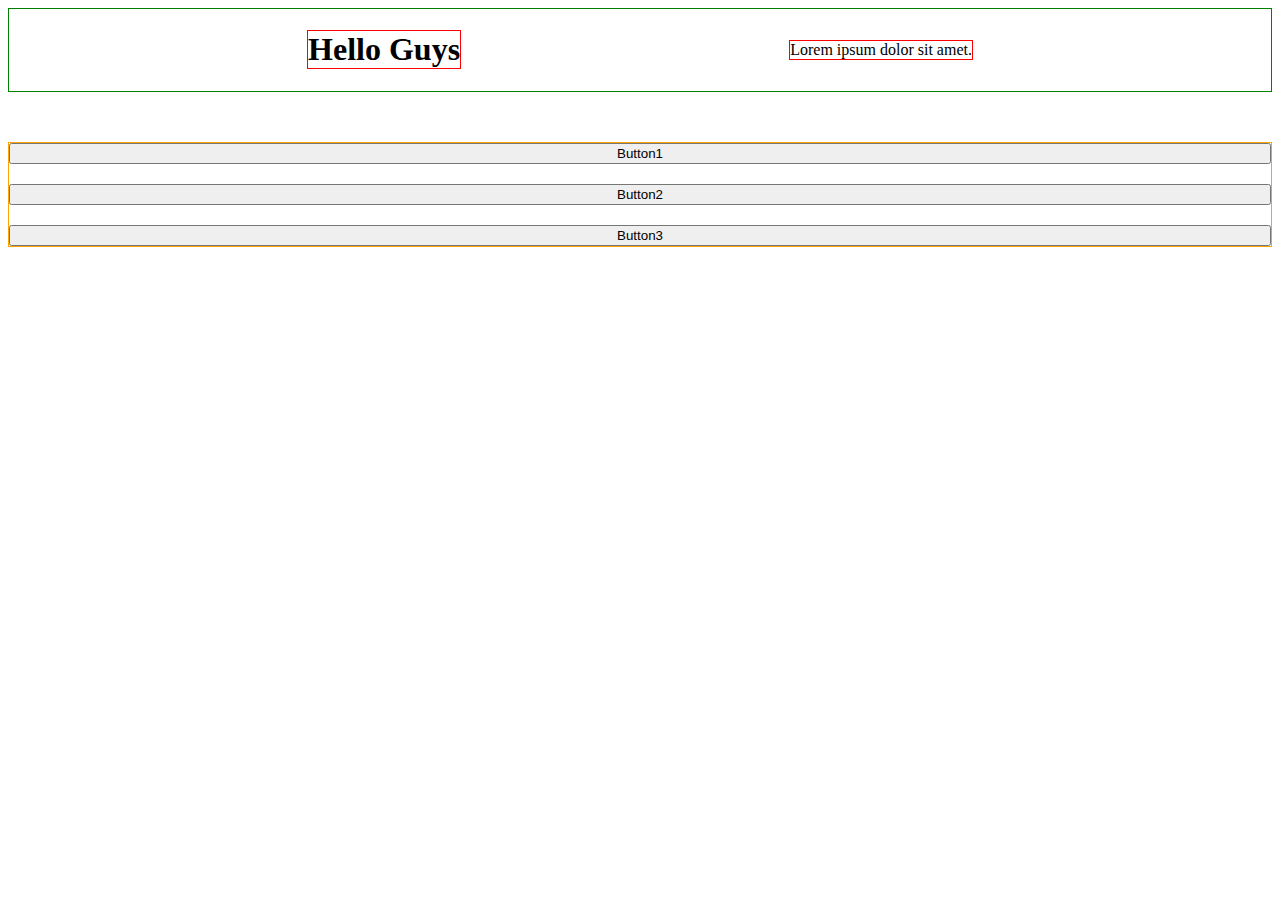
<file: index.html>
<!DOCTYPE html>
<html lang="en">
<head>
    <meta charset="UTF-8">
    <meta name="viewport" content="width=device-width, initial-scale=1.0">
    <link rel="stylesheet" href="/insty.css">
    <title>LayDocument</title>
</head>
<body>
    <!--block element  -->
    <div class="box">
    <h1 class="hed1">Hello Guys</h1>
    <p class="p1">Lorem ipsum dolor sit amet.</p>    
    </div>
    <div class="box2">
        <!-- <h1 class="hed1">Hello Guys</h1>
        <p class="p1">Lorem ipsum dolor sit amet.</p>     -->
        <button>Button1</button>
        <button>Button2</button>
        <button>Button3</button>
     </div>
    
    <!-- In line element -->
     <!-- <button>Button1</button>
     <button>Button2</button>
     -->
     <!-- layout : flexBox, grid -->

</body>
</html>
</file>
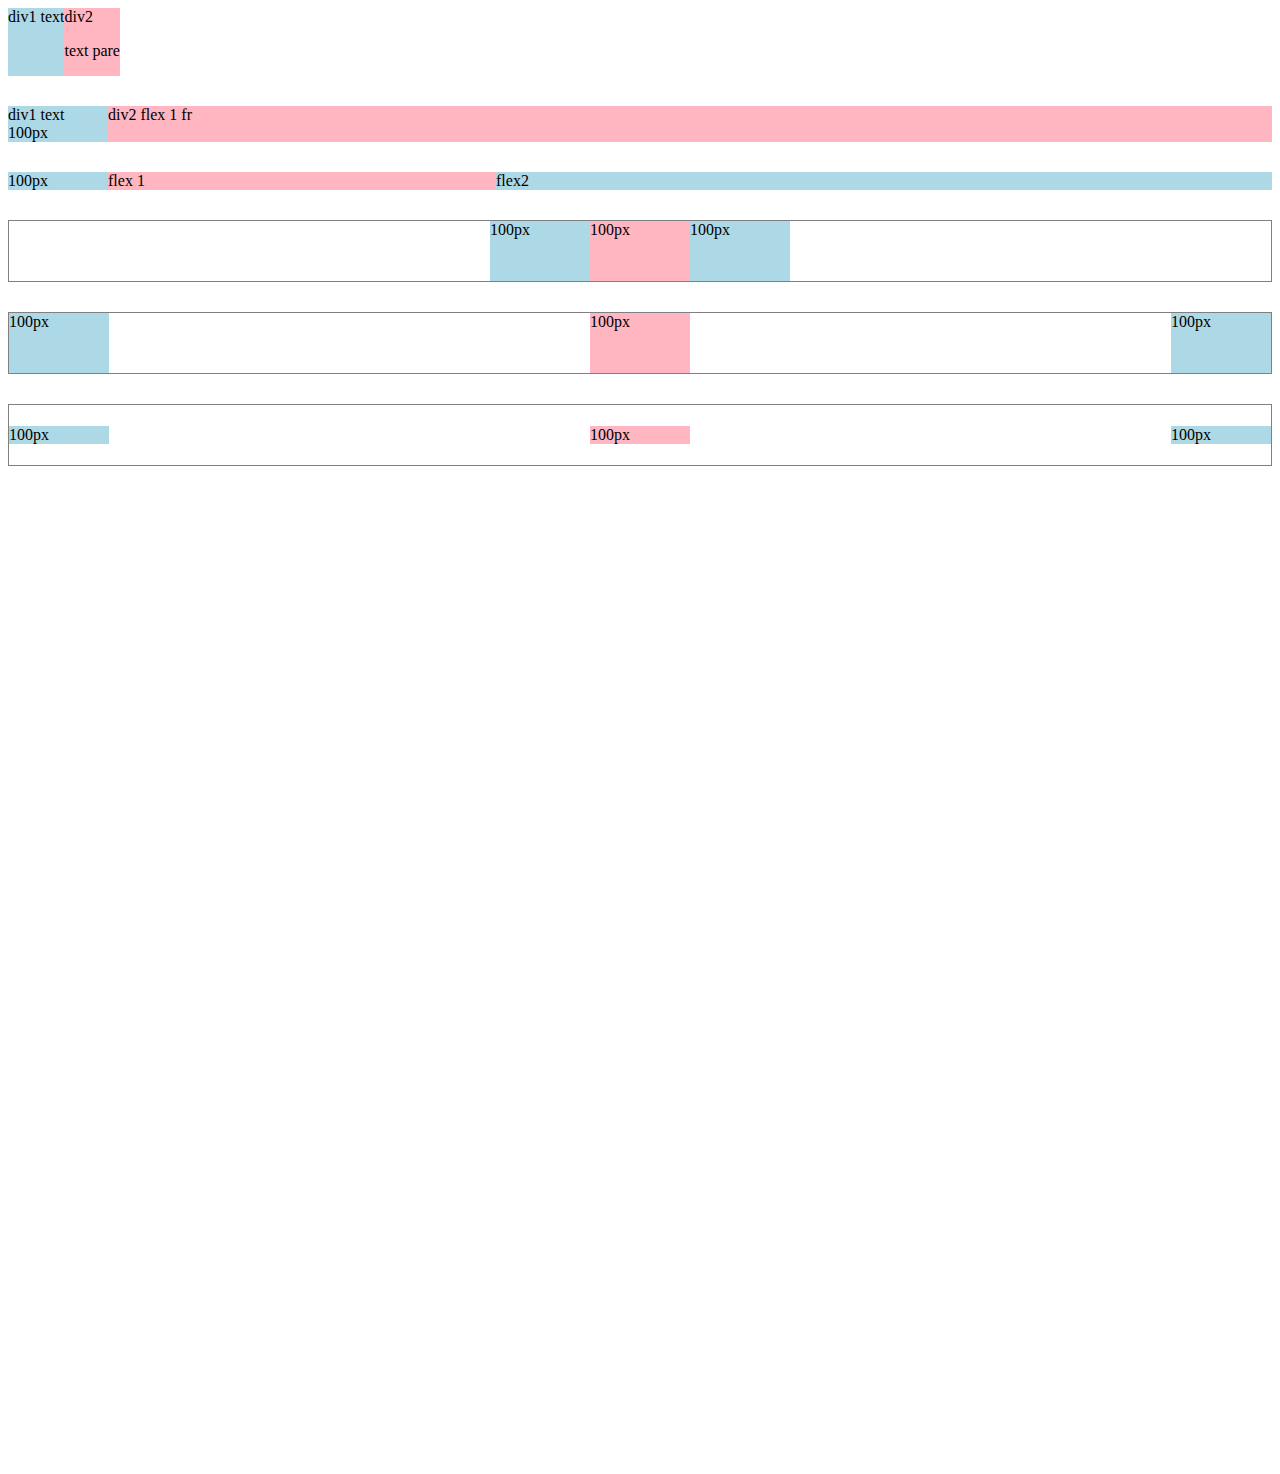
<file: flexbox.html>
<!-- Flexbox = flexible layout -->
<!DOCTYPE html>
<html lang="en">
<head>
    <meta charset="UTF-8">
    <meta name="viewport" content="width=device-width, initial-scale=1.0">
    <title>FlexBox</title>
</head>
<body style="padding-bottom: 1000px;">
    <div style="
        display: flex;
        flex-direction: row;
        ">
        <div style="background-color: lightblue;">div1 text </div>
        <div style="background-color: lightpink;">div2 <p>text pare</p></div>
    </div>
    <div style="
    display: flex;
    flex-direction: row;
    margin-top: 30px;
    ">
    <div style="
    background-color: lightblue;
    width: 100px;
    ">div1 text 100px </div>
    <div style="
    background-color: lightpink;
    flex: 1;
    ">div2 flex 1 fr</div>
</div>
<div style="
    display: flex;
    flex-direction: row;
    margin-top: 30px;
    ">   
    <div style="
    background-color: lightblue ;
    width: 100px;
    ">100px </div>
     <div style="
      background-color: lightpink;
      flex: 1;
      ">flex 1</div>
    <div style="
    background-color: lightblue ;
    flex: 2;
    ">flex2 
    </div>
</div>
    <div style="
    margin-top: 30px;
    height: 60px;
    border-width: 1px;
    border-style: solid;
    border-color: gray;
    display: flex;
    flex-direction: row;
    justify-content: center;
    ">   
    <div style="
    background-color: lightblue ;
    width: 100px;
    ">100px </div>
     <div style="
      background-color: lightpink;
      width: 100px;
      ">100px</div>
    <div style="
    background-color: lightblue ;
    width: 100px;
    ">100px
    </div>
    </div>
    <div style="
    margin-top: 30px;
    height: 60px;
    border-width: 1px;
    border-style: solid;
    border-color: gray;
    display: flex;
    flex-direction: row;
    justify-content: space-between;
    ">   
    <div style="
    background-color: lightblue ;
    width: 100px;
    ">100px </div>
     <div style="
      background-color: lightpink;
      width: 100px;
      ">100px</div>
    <div style="
    background-color: lightblue ;
    width: 100px;
    ">100px
    </div>
    </div>
    <div style="
    margin-top: 30px;
    height: 60px;
    border-width: 1px;
    border-style: solid;
    border-color: gray;
    display: flex;
    flex-direction: row;
    justify-content: space-between;
    align-items: center;
    ">   
    <div style="
    background-color: lightblue ;
    width: 100px;
    ">100px </div>
     <div style="
      background-color: lightpink;
      width: 100px;
      ">100px</div>
    <div style="
    background-color: lightblue ;
    width: 100px;
    ">100px
    </div>

</body>
</html>
</file>
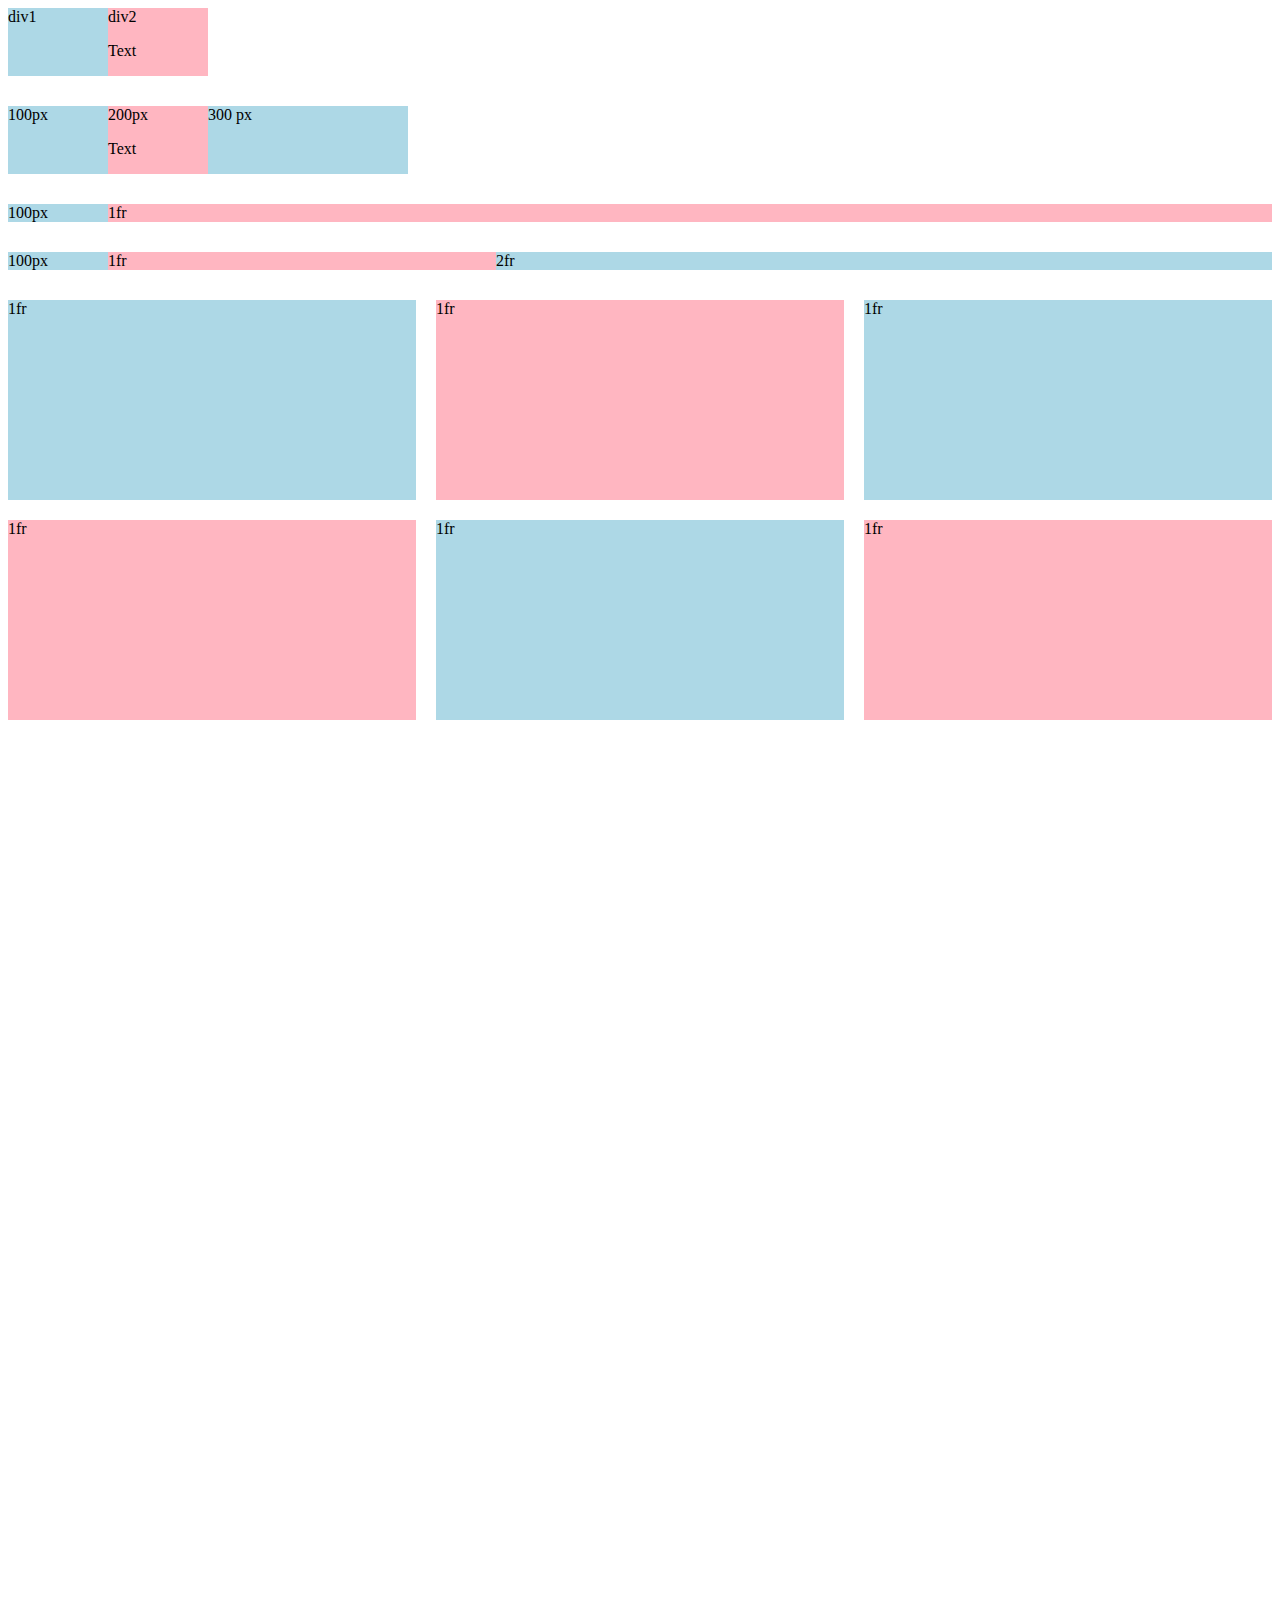
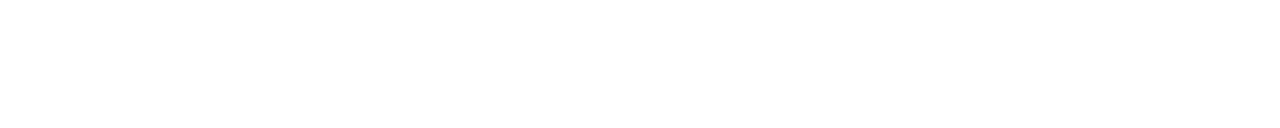
<file: grid.html>
<!DOCTYPE html>
<html lang="en">
<head>
    <meta charset="UTF-8">
    <meta name="viewport" content="width=device-width, initial-scale=1.0">
    <title>GRID</title>
</head>
<body style="padding-bottom: 1000px;">
    <div style="display: grid;
    grid-template-columns: 100px 100px;">
        <div style="background-color:
         lightblue;">div1</div>
        <div style="background-color:
         lightpink;">div2 <p>Text</p></div>
    </div>
    <div style="
    margin-top:30px ;
    display: grid;
    grid-template-columns: 100px 100px 200px;">
        <div style="background-color:
         lightblue;">100px</div>
        <div style="background-color:
         lightpink;">200px <p>Text</p></div>
         <div style="background-color: lightblue;">
            300 px
         </div>
    </div>

    <div style="
    margin-top:30px ;
    display: grid;
    grid-template-columns: 100px 1fr;"
   
    >
        <div style="background-color:
         lightblue;">100px</div>
        <div style="background-color:
         lightpink;">1fr</div>
      
    </div>

    <div style="
    margin-top:30px ;
    display: grid;
    grid-template-columns: 100px 1fr 2fr;">
        <div style="background-color:
         lightblue;">100px</div>
        <div style="background-color:
         lightpink;">1fr</div>
         <div style="background-color: lightblue;">2fr</div>
      
    </div>

    <div style="
    margin-top:30px ;
    display: grid;
    grid-template-columns: 1fr 1fr 1fr;
    column-gap:20px;
    row-gap: 20px;
    ">
    
        <div style="background-color:
         lightblue; height: 200px;">1fr</div>
        <div style="background-color:
         lightpink;height: 200px">1fr</div>
         <div style="background-color: lightblue;height: 200px">1fr</div>
      
         <div style="background-color:
         lightpink;height: 200px">1fr</div>
     <div style="background-color: lightblue;height: 200px">1fr</div>
    <div style="background-color:
         lightpink;height: 200px">1fr</div>
    </div>

</body>
</html>
</file>
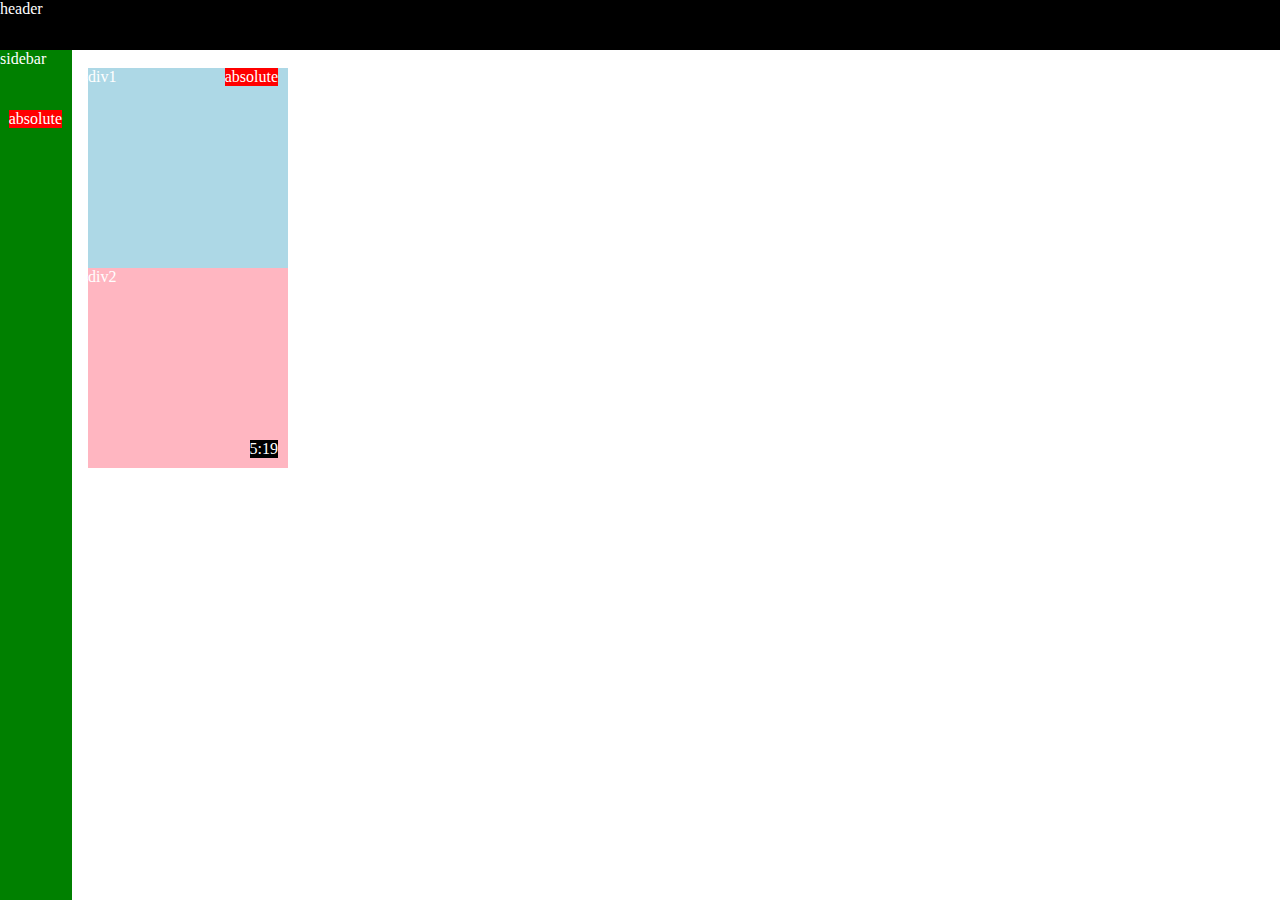
<file: position.html>
<!DOCTYPE html>
<html lang="en">
<head>
    <meta charset="UTF-8">
    <meta name="viewport" content="width=device-width, initial-scale=1.0">
    <title>Position</title>
</head>
<body style="
    height: 300px;
    color: white;
    position: fixed;
    padding-top: 60px;
    padding-left: 80px;
">
    <div style="background-color: black;
    color: white;
    position: fixed;
    top: 0px;
    bottom: 100px;
    left: 0;
    right: 0;
    height: 50px;
    
    "> header</div>
    <div style="
    background-color: green;
    color: white;
    position: fixed;
    left: 0;
    bottom: 0;
    top: 50px;
    width: 72px;


    ">
        sidebar
        <div style="
        position: absolute;
        background-color: red;
        color: white;
        top: 60px;
        right:10px;
        
        ">
            absolute
        </div>
    </div>

    <div style="
    position: absolute;
    background-color: red;
    color: white;
    top: 60px;
    right:10px;
    
    ">
        absolute
    </div>

    <div style="
        background-color: lightblue;
        height: 200px;
        width: 200px;
        position: static;
        
        "> div1 </div>
    <div style="
        background-color: lightpink;
        height: 200px;
        width: 200px;
        position: relative;
    "> div2
        <div style="
        position: absolute;
        background-color: black;
        color: white;
        bottom: 10px;
        right:10px;
        
        ">
            5:19
        </div>
     </div>
</body>
</html>
</file>
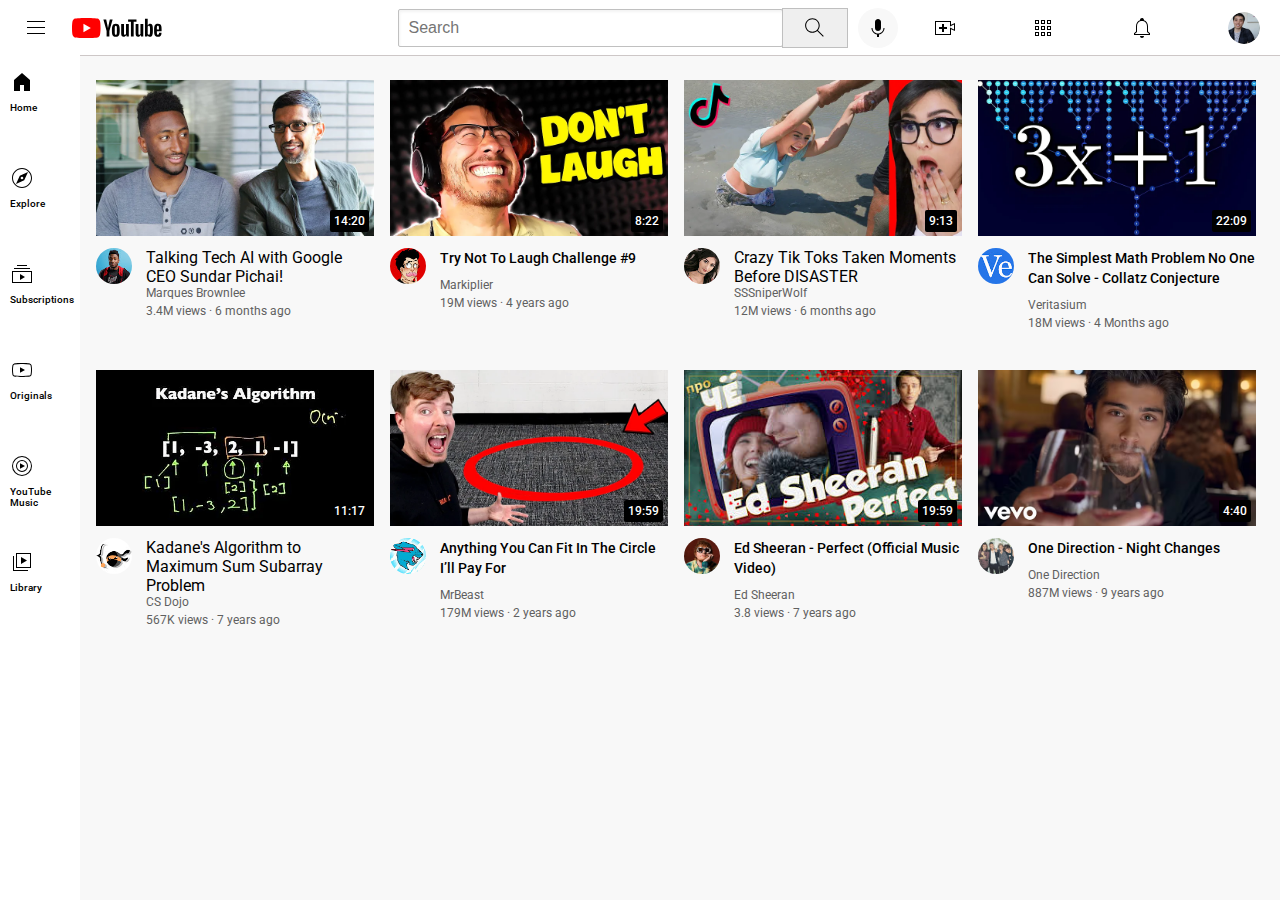
<file: youtube.html>
<!DOCTYPE html>
<html lang="en">
<head>
    <meta charset="UTF-8">
    <meta name="viewport" content="width=device-width, initial-scale=1.0">
    <title>YOUTUBE.com Clone</title>
    <link rel="preconnect" href="https://fonts.googleapis.com">
<link rel="preconnect" href="https://fonts.gstatic.com" crossorigin>
<link href="https://fonts.googleapis.com/css2?family=Roboto:ital,wght@0,300;0,400;0,500;0,700;0,900;1,300&display=swap" rel="stylesheet">
<link rel="stylesheet" href="ytStyle/general.css">
<link rel="stylesheet" href="ytStyle/video.css">
<link rel="stylesheet" href="ytStyle/header.css">
<link rel="stylesheet" href="ytStyle/sidebar.css">
</head>
<body>
    <div class="header">
        <div class="left-section">
          <img 
          class="hamburger-menu"
          src="icons/hamburger-menu.svg">
          <img 
          class="youtube-logo"
          src="icons/youtube-logo.svg" >
        </div>
        <div class="middle-section">
          <input class="search-bar" type="text"
          placeholder="Search">
          <button class="search-button">
            <img 
            class="search-icon"
            src="icons/search.svg" >
            <div class="tooltip">Search</div>
          </button>
          <button class="voice-search-button">
            <img 
            class="voice-search-icon"
            src="icons/voice-search-icon.svg" >
            <div class="tooltip">Seach with your voice</div>
          </button>
          
        </div>
        <div class="right-section">
          <div class="upload-icon-container">
            
            <img 
          class="upload-icon"
          src="icons/upload.svg" >
          <div class="tooltip">Create</div>
          </div>
          
          <div class="youtube-apps-container">
            <img 
          class="youtube-apps-icon"
          src="icons/youtube-apps.svg" >
          <div class="tooltip">Youtube apps</div>
          </div>

          <div class="upload-icon-container">
            <img 
          class="notifications-icon"
          src="icons/notifications.svg" >
          <!-- <div notification-count>3</div> -->
          <div class="tooltip">notifications</div>
          </div>

          <!-- <div class="notifications-icon-container">
            <img class="notifications-icon"
          src="icons/notifications.svg">
          <div class="notifications-count">3</div>
          </div> -->


          <img 
          class="current-user-pic"
          src="channels.picture/my-channel.jpeg" >
        </div>
        
    </div>
     <!-- sidebar -->
      <nav class="sidebar">
        
        <div class="sidebar-link">
          <img src="icons/home.svg" >
          <div> Home</div>
        </div>
        <div class="sidebar-link">
          <img src="icons/explore.svg">
          <div>Explore</div>
        </div>
        <div class="sidebar-link">
          <img src="icons/subscriptions.svg" >
          <div>Subscriptions</div>
        </div>
        <div class="sidebar-link">
          <img src="icons/originals.svg" >
          <div>Originals</div>
        </div>
        <div class="sidebar-link">
          <img src="icons/youtube-music.svg">
          <div>YouTube Music</div>
        </div>
        <div class="sidebar-link">
          <img src="icons/library.svg">
          <div>Library</div>
        </div>   

      </nav>
    <!-- <input type="checkbox"> -->
     <main>

     </main>
    <div class="video-grid">
        <div class="video-preview">
            <div class="thumbnail-row">
                <img class="thumbnail" src="thumbnails/thumbnail-1.webp">
                <div class="video-time"> 14:20</div>
            </div>
            <div class="video-info-grid">
                <div class="channel-picture">
                    
                     <img class="profile-picture"
                     src="channels.picture/channel-1.jpeg">
                    </div><div class="video-info"> 
                    <p class="video-tittle">
                    Talking Tech AI with Google CEO Sundar Pichai!
                        </p>
                        <p class="video-author">
                            Marques Brownlee
                        </p>
                        <p class="video-stats">
                            3.4M views &#183 6 months ago
                        </p>
                    </div> 
            </div>
        </div>
        <div class="video-preview">
            <div class="thumbnail-row">
              <img class="thumbnail" src="thumbnails/thumbnail-2.webp">
              <div class="video-time">8:22</div>
            </div>
            <div class="video-info-grid">
              <div class="channel-picture">
                <img class="profile-picture" src="channels.picture/channel-2.jpeg">
              </div><div class="video-info">
                <p class="video-title">
                  Try Not To Laugh Challenge #9
                </p>
                <p class="video-author">
                  Markiplier
                </p>
                <p class="video-stats">
                  19M views &#183; 4 years ago
                </p>
              </div>
            </div>
          </div>
    
          <div class="video-preview">
            <div class="thumbnail-row">
                <img class="thumbnail" src="thumbnails/thumbnail-3.webp">
                <div class="video-time">9:13</div>
              </div>
            <div class="video-info-grid">
                <div class="channel-picture">
                    
                     <img class="profile-picture"
                     src="channels.picture/channel-3.jpeg">
                    </div><div class="video-info"> 
                    <p class="video-tittle">
                        
                        Crazy Tik Toks Taken Moments Before DISASTER
                        </p>
                        <p class="video-author">
                            SSSniperWolf
                        </p>
                        <p class="video-stats">
                            12M views &#183 6 months ago
                        </p>
                    </div> 
            </div>
        </div>
        <div class="video-preview">
            <div class="thumbnail-row">
              <img class="thumbnail" src="thumbnails/thumbnail-4.webp">
              <div class="video-time">22:09</div>
            </div>
            <div class="video-info-grid">
              <div class="channel-picture">
                <img class="profile-picture" src="channels.picture/channel-4.jpeg">
              </div><div class="video-info">
                <p class="video-title">
                  
The Simplest Math Problem No One Can Solve - Collatz Conjecture
                </p>
                <p class="video-author">
                    Veritasium
                </p>
                <p class="video-stats">
                  18M views &#183; 4 Months ago
                </p>
              </div>
            </div>
          </div>
          <div class="video-preview">
            <div class="thumbnail-row">
                <img class="thumbnail" src="thumbnails/thumbnail-5.webp">
                <div class="video-time">11:17</div>
            </div>
            <div class="video-info-grid">
                <div class="channel-picture">
                    
                     <img class="profile-picture"
                     src="channels.picture/channel-5.jpeg">
                    </div><div class="video-info"> 
                    <p class="video-tittle">
                        Kadane's Algorithm to Maximum Sum Subarray Problem
                        </p>
                        <p class="video-author">
                            CS Dojo
                        </p>
                        <p class="video-stats">
                            567K views &#183 7 years ago
                        </p>
                    </div> 
            </div>
        </div>
        <div class="video-preview">
            <div class="thumbnail-row">
              <img class="thumbnail" src="thumbnails/thumbnail-6.webp">
              <div class="video-time">19:59</div>
            </div>
            <div class="video-info-grid">
              <div class="channel-picture">
                <img class="profile-picture" src="channels.picture/channel-6.jpeg">
              </div><div class="video-info">
                <p class="video-title">
Anything You Can Fit In The Circle I’ll Pay For
                </p>
                <p class="video-author">
                  MrBeast
                </p>
                <p class="video-stats">
                  179M views &#183; 2 years ago
                </p>
              </div>
            </div>
          </div>

          <div class="video-preview">
            <div class="thumbnail-row">
              <img class="thumbnail" src="thumbnails/perfect.jpg">
              <div class="video-time">19:59</div>
            </div>
            <div class="video-info-grid">
              <div class="channel-picture">
                <img class="profile-picture" src="channels.picture/ed_sheeran.jpg">
              </div><div class="video-info">
                <p class="video-title">
                  Ed Sheeran - Perfect (Official Music Video)
                </p>
                <p class="video-author">
                  Ed Sheeran
                </p>
                <p class="video-stats">
                  3.8 views &#183; 7 years ago
                </p>
              </div>
            </div>
          </div>
          <div class="video-preview">
            <div class="thumbnail-row">
              <img class="thumbnail" src="thumbnails/night_changes.avif">
              <div class="video-time">4:40</div>
            </div>
            <div class="video-info-grid">
              <div class="channel-picture">
                <img class="profile-picture" src="channels.picture/one_direction.jpg">
              </div><div class="video-info">
                <p class="video-title">
                  One Direction - Night Changes
                </p>
                <p class="video-author">
                  One Direction
                </p>
                <p class="video-stats">
                  887M views  &#183; 9 years ago
                </p>
              </div>
            </div>
          </div>
    
    </div>
   
</body>
</html>
</file>
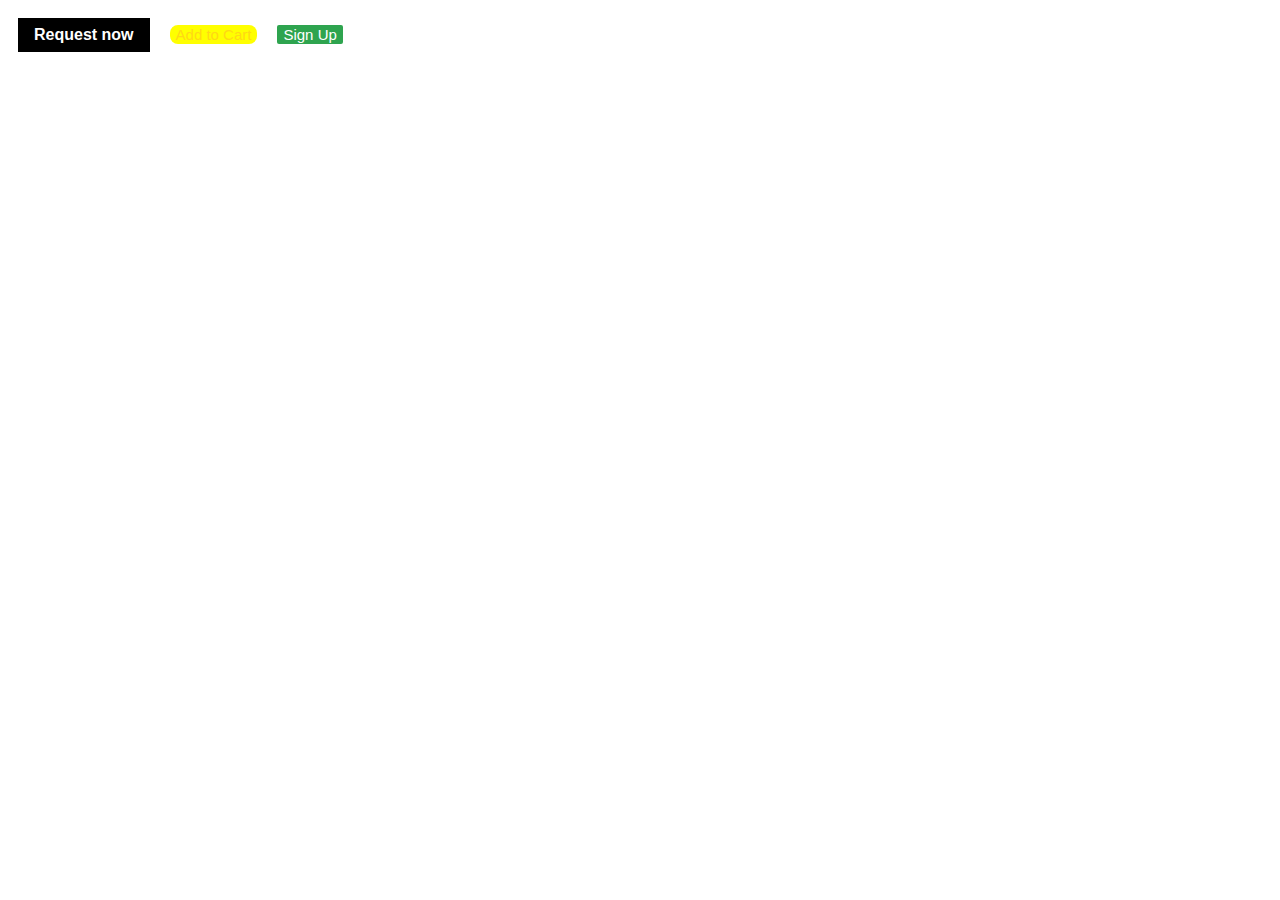
<file: intro-to-html/2a.html>
<!DOCTYPE html>
<html lang="en">
<head>
    <meta charset="UTF-8">
    <meta name="viewport" content="width=device-width, initial-scale=1.0">
    <title>Button Styles</title>

    <style>
        /* request button */
        .uber-button{
            background-color: black;
            color: white;
            border: 10px solid white;
            padding: 8px 16px;
            border-radius: 6px;
            cursor: pointer;
            font-size: 16px;
            font-weight: bold;
            margin-right: 6px;
        }
        .amazon-button{
            background-color: yellow;
            color: rgb(255, 216, 20);
            border: 20px;
            border-radius: 8px;
            font-size: 15px;
            cursor: pointer;
            margin-right: 16px;
        }
        .github-button{
            background-color: rgb(46,164,79);
            color: white;
            border: 20px;
            border-radius: 2px;
            font-size: 15px;
            cursor: pointer;
            
        }


    </style>
</head>
<body>
    <button class="uber-button">Request now</button>
    <button class="amazon-button">Add to Cart</button>
    <button class="github-button">Sign Up</button>
</body>
</html>
</file>
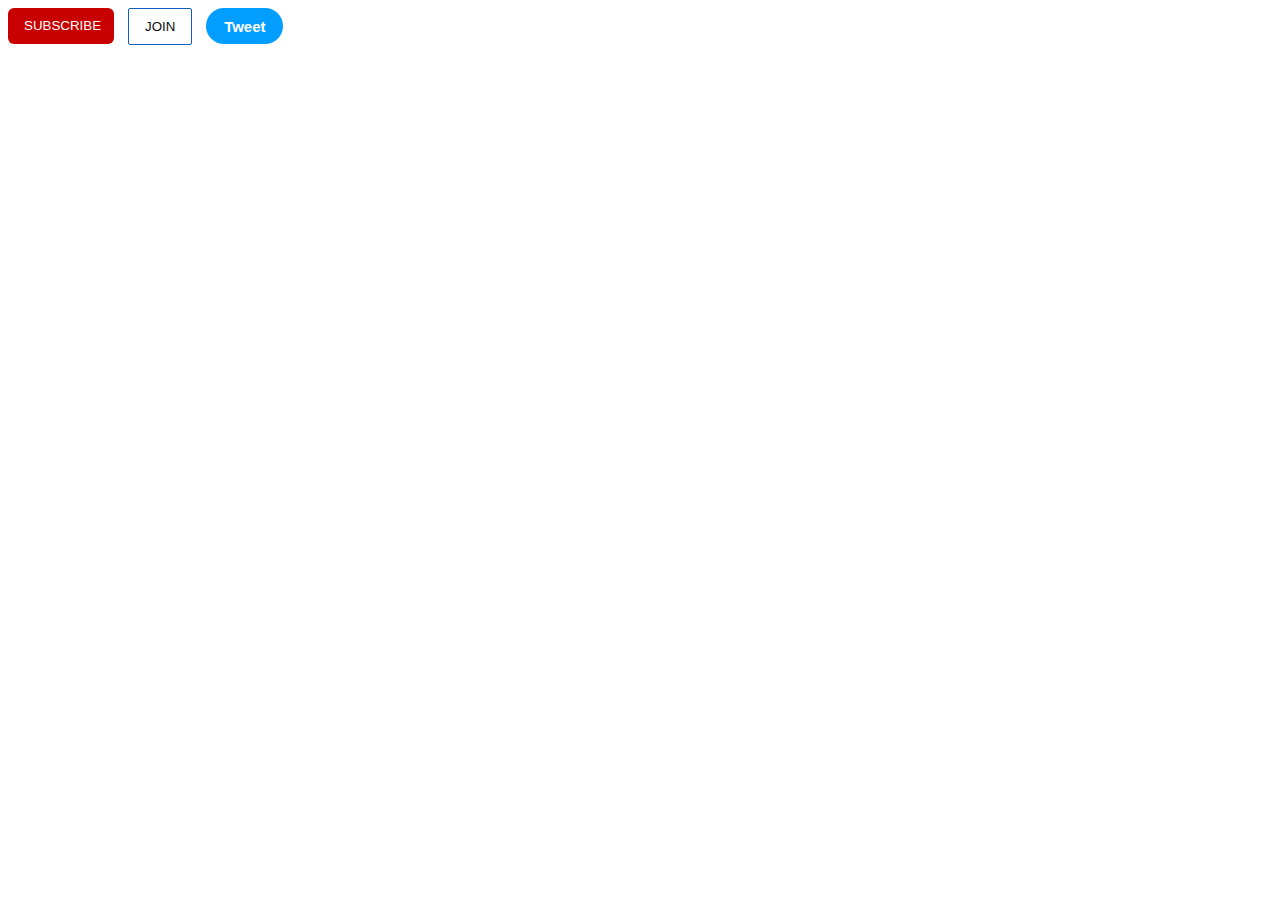
<file: intro-to-html/buttons.html>
<!DOCTYPE html>
<html lang="en">
<head>
    <meta charset="UTF-8">
    <meta name="viewport" content="width=device-width, initial-scale=1.0">
    <title>Button Practice</title>
    <link rel="stylesheet" href="styles/button.css">

</head>
<body>
    

<button class="subscribe-button">
    SUBSCRIBE</button>
<button class="join-button">  
    JOIN </button>
<button class="tweet-button">
    Tweet 
</button>
</body>
</html>
</file>
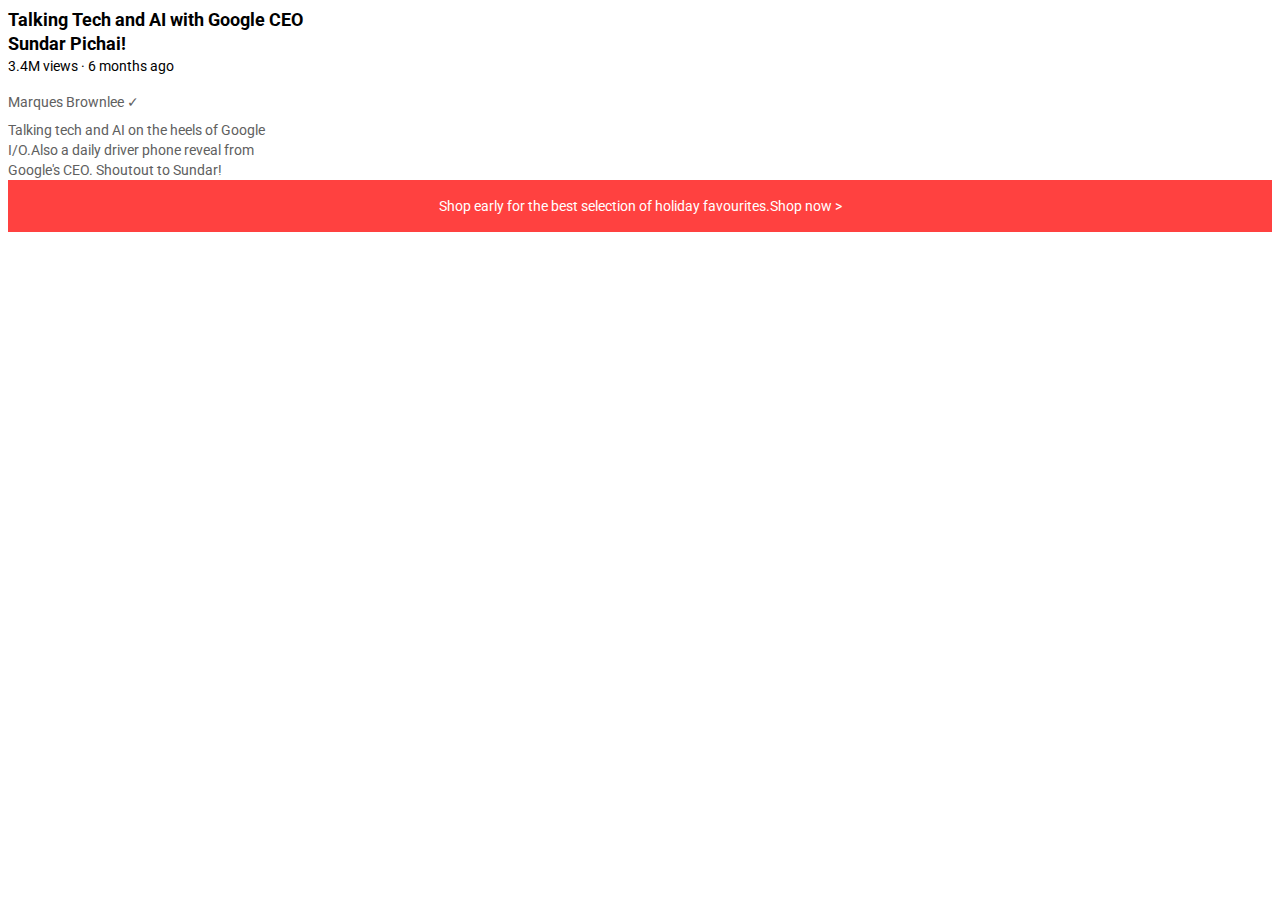
<file: intro-to-html/text.html>
<!DOCTYPE html>
<html lang="en">
<head>
    <meta charset="UTF-8">
    <meta name="viewport" content="width=device-width, initial-scale=1.0">
    <title>Text Practice</title>
    <link rel="preconnect" href="https://fonts.googleapis.com">
<link rel="preconnect" href="https://fonts.gstatic.com" crossorigin>
<link href="https://fonts.googleapis.com/css2?family=Roboto+Mono:ital,wght@0,100..700;1,100..700&family=Roboto:ital,wght@0,100;0,300;0,400;0,500;0,700;0,900;1,100;1,300;1,400;1,500;1,700;1,900&display=swap" rel="stylesheet">
    <link rel="stylesheet" href="styles/text.css">
    

</head>
<body>
    <p class="video-tittle">
        Talking Tech and AI with Google CEO Sundar Pichai!
    </p>
    <p class="video-stats">
        3.4M views &#183 6 months ago
    </p>
    <p class="video-author">
        Marques Brownlee &#10003
    </p>
    <p class="video-description">
        Talking tech and AI on the heels of Google I/O.Also a daily driver phone reveal from Google's CEO. Shoutout to Sundar!
    </p>
    
    <p class="apple-text">Shop early for the best selection of holiday favourites.<span class="span-example">Shop now &#62 </span>
    </p>
</body>
</html>
</file>
<file: insty.css>
.box{
    border: 1px solid green;
    display: flex;
    /* flex-direction: column; */
    align-items: center;
    justify-content: space-evenly;
    gap: 30px;
}
.hed1,.p1{
    border: 1px solid red;

}

.box2{
    margin-top: 50px;
    border: 1px solid orange;
    display: flex;
    flex-direction: column;
    gap: 20px;
}
</file>
<file: ytStyle/general.css>
p {
  /* font-family: Roboto, Arial; */
  margin-top: 0;
  margin-bottom: 0;
}

body {
    font-family: Roboto,Arial;
    margin: 0;
    padding-top: 80px;
    padding-left: 96px;
    padding-right: 24px;
    background-color: rgb(248, 248, 248);
}
</file>
<file: ytStyle/video.css>
.thumbnail {
  width: 100%;
}

.video-title {
  margin-top: 0;
  font-size: 14px;
  font-weight: 500;
  line-height: 20px;
  margin-bottom: 10px;
}

.video-info-grid {
  display: grid;
  grid-template-columns: 50px 1fr;
}

.profile-picture {
  width: 36px;
  border-radius: 50px;
}

.thumbnail-row {
  margin-bottom: 8px;
  position: relative;
}

.video-author,
.video-stats {
  font-size: 12px;
  color: rgb(96, 96, 96);
}

.video-author {
  margin-bottom: 4px;
}

.video-grid {
  /* font-family: Roboto, Arial; */
  display: grid;
  grid-template-columns: 1fr 1fr 1fr ;
  column-gap: 16px;
  row-gap: 40px;
 
}
@media (max-width :750px){
    .video-grid{
        grid-template-columns: 1fr 1fr;
    }
}

@media(min-width:751px ) and (max-width:999px)
{
    .video-grid{
        grid-template-columns: 1fr 1fr 1fr;
    }
}

@media(min-width:1000px){
    .video-grid{
        grid-template-columns: 1fr 1fr 1fr 1fr;
    }
}


.video-time {
  
  font-size: 12px;
  font-weight: 500;
  /* padding-left: 4px;
  padding-right: 4px;
  padding-top: 4px;
  padding-bottom: 4px; */
  /* shortend for padding */
  padding: 4px ;
  border-radius: 2px;
  background-color: black;
  color: white;
  position: absolute;
  bottom: 8px;
  right: 5px;
}
</file>
<file: ytStyle/header.css>
.header{
      height: 55px; 
      /*flexbox  */
      display: flex;
      flex-direction: row;
      justify-content: space-between;
      position: fixed;
      top: 0;
      left: 0;
      right: 0;
      z-index:100;
      background-color: white;
      border-bottom-width: 1px;
      border-bottom-style: solid;
      border-bottom-color: rgb(205, 199, 199);
      width: 100%;


}
.left-section{
    display: flex;
    align-items: center;
    flex: 1;
}

.hamburger-menu{
    height: 24px;
    margin-left: 24px;
    margin-right: 24px;
    
}
.youtube-logo{
    height: 20px;
}
.middle-section{
    flex: 2;
    margin-left: 70px;
    margin-right: 35px;
    max-width: 500px;
    display: flex;
    align-items: center;
    
}
.search-bar{
    flex: 1;
    height: 34px;
    padding-left: 10px;
    font-size: 16px;
    /* border-width: 1px;
    border-style: solid;
    border-color: rgb(191, 191, 191); */
    border: 1px solid rgb(192,192,192);
    border-radius: 2px;
    box-shadow: inset 1px 2px 3px rgba(0,0,0, 0.05);
    /* width: 0; */
  
}
.search-bar::placeholder{
    /* font-family: Roboto, Arial; */
    font-size: 16px;
}
.search-button{
    height: 40px;
    width: 66px;
    border-color: rgb(240,240,240);
    border-width: 1px;
    border-style: solid;
    border-color: rgb(191, 191, 191);
    margin-left: -1px;
    margin-right: 10px;
    
}
.search-button, 
.voice-search-button,
.upload-icon-container,
.youtube-apps-container{
    display: flex;
    justify-content: center;
    position: relative;
    align-items: center;

}

.search-button .tooltip,
 .voice-search-button .tooltip,
 .upload-icon-container .tooltip,
 .youtube-apps-container .tooltip
 {
    font-family: Roboto, Arial;
    position: absolute;
    background-color: gray;
    color: white;
    padding-top: 4px;
    padding-bottom: 4px;
    padding-left: 4px;
    padding-right: 4px;
    border-radius: 4px;
    font-size: 12px;
    bottom: -30px;
    opacity: 0;
    transition: opacity 0.15s;
    pointer-events: none;
    white-space: nowrap;
}
.search-button:hover .tooltip,
.voice-search-button:hover .tooltip,
.upload-icon-container:hover .tooltip,
.youtube-apps-container:hover .tooltip{
    opacity: 1;
}
.search-icon{
    height: 25px;
   
}
.voice-search-button{
    height: 40px;
    width: 40px;
    border-radius: 20px;
    border: none;
    background-color:rgb(248,248,248) ;
}
.voice-search-icon{
    height: 24px;
}

.right-section{
    flex : 1;
    width: 180px;
    margin-right: 20px;
    display: flex;
    align-items: center;
    justify-content: space-between;
    flex-shrink: 0;
    
}
   
.upload-icon{
    height: 24px;
}
.youtube-apps-icon{
    height: 24px;
}
.notifications-icon{
    height: 24px;
}
.notifications-count{
    position:absolute;
    top: 0;
    right: 0;
    background-color: red;
    color: white;
    font-family: Roboto,Arial;
    font-size: 12px;
    padding-left: 6px;
    padding-right: 6px;
    padding-top: 2px;
    padding-bottom: 2px;
    border-radius: 10px;
}
.current-user-pic{
    height: 32px;
    border-radius: 16px;
}
</file>
<file: ytStyle/sidebar.css>
.sidebar{
    margin-top: 40px;
    width: 60px;
    position: fixed;
    left: 0;
    top:0;
    height: 100%;
    background-color: white;
    padding: 10px;
    z-index: 200;
} 
.sidebar-link{
    margin-top: 20px;
    margin-bottom: 15px;
    height: 76px;
    justify-content: center;
    align-items: center;
    flex-direction: column;
     cursor: pointer;
}
.sidebar-link img{
    /* width: 36px; */
    height: 24px;
    margin-bottom: 4px;
}
.sidebar-link:hover{
    background: rgb(235,235,235);
}
.sidebar-link div{
    font-family: Roboto,Arial;
    font-size: 10px;
    font-weight: 500;
}
</file>
<file: intro-to-html/styles/button.css>
.subscribe-button{
        background-color: rgb(200, 0, 0);
        color: white;
        border: none;
        height: 36px;
        width: 106px;
        border-radius: 6px;
        cursor: pointer;
        margin-right: 10px;
         /* padding */
        padding-top: 10px;
        padding-left: 16px;
        padding-bottom: 20px;
        padding-right: 16px;
        /* transition */
        transition: opacity 0.15s;
        vertical-align: top;
       
        
    }

    /* hovers */
    .subscribe-button:hover{
        /* background-color: green; */
        opacity: 0.7;
    }
    .subscribe-button:active{
        /* background-color: blue; */
        opacity: 0.5;
    }

.join-button{
    background-color: white;
    border-color: rgb(18, 94, 200);
    border-style: solid;
    border-width: 1px;
    color: rgb(12, 13, 14);
    border-radius: 2px;
    cursor: pointer;
    margin-right: 10px;
    transition: background-color 1s;
    color: 1s;
    padding-top: 10px;
    padding-left: 16px;
    padding-bottom: 10px;
    padding-right: 16px;

}
.join-button:hover{
    background-color: rgb(2,158,255);
    color: white;
}
.join-button:active{
    opacity: 0.7;
}
.tweet-button{
    background-color: rgb(2, 158, 255);
    color: white;
    border: none;
    height: 36px;
    width: 77px;
    border-radius: 18px;
    font-weight: bold;
    font-size: 15px;
    cursor: pointer;
    /* shadow */
    /* box-shadow: 5px 5px 10px rgba(0,0,0,0.66); */
    transition: background-color 0.5;
    color: 0.5;
    vertical-align: top;
}

.tweet-button:hover{
    box-shadow: 5px 5px 10px rgba(0, 0, 0, 0.5);
}
</file>
<file: intro-to-html/styles/text.css>
p{
            font-family: Roboto;
            margin-top: 0;
            margin-bottom: 0;
        }
        .video-tittle{
            /* font-style: italic; */
            font-size: 18px;
            font-weight: bold;
            /* text-align: center; */
            width: 300px;
            line-height: 24px;
            margin-bottom: 2px;
        }
        .video-stats{
            font-size: 14px;
            rgb(96, 96, 96)
            margin-top: 0;
            margin-bottom:20px;
    
        }
        .video-author{
            
            font-size: 14px;
            color: rgb(96,96,96);
            margin-top: 0;
            margin-bottom: 10px;
        }
        .video-description{
            font-size: 14px;
            color: rgb(96,96,96);
            width: 280px;
            line-height: 20px;
            margin-top: 0;
    
        }
    
        .apple-text{
            margin-bottom: 40px;
            font-size: 14px;
            background-color: rgb(277, 65, 64);
            color: white;
            text-align: center;
            padding-top: 18px;
            padding-bottom: 18px;
            /* text-decoration: underline; */
            /* text element */
        }
        .span-example{
            cursor: pointer;
        }
        .span-example:hover{
            text-decoration: underline;
        }
</file>
